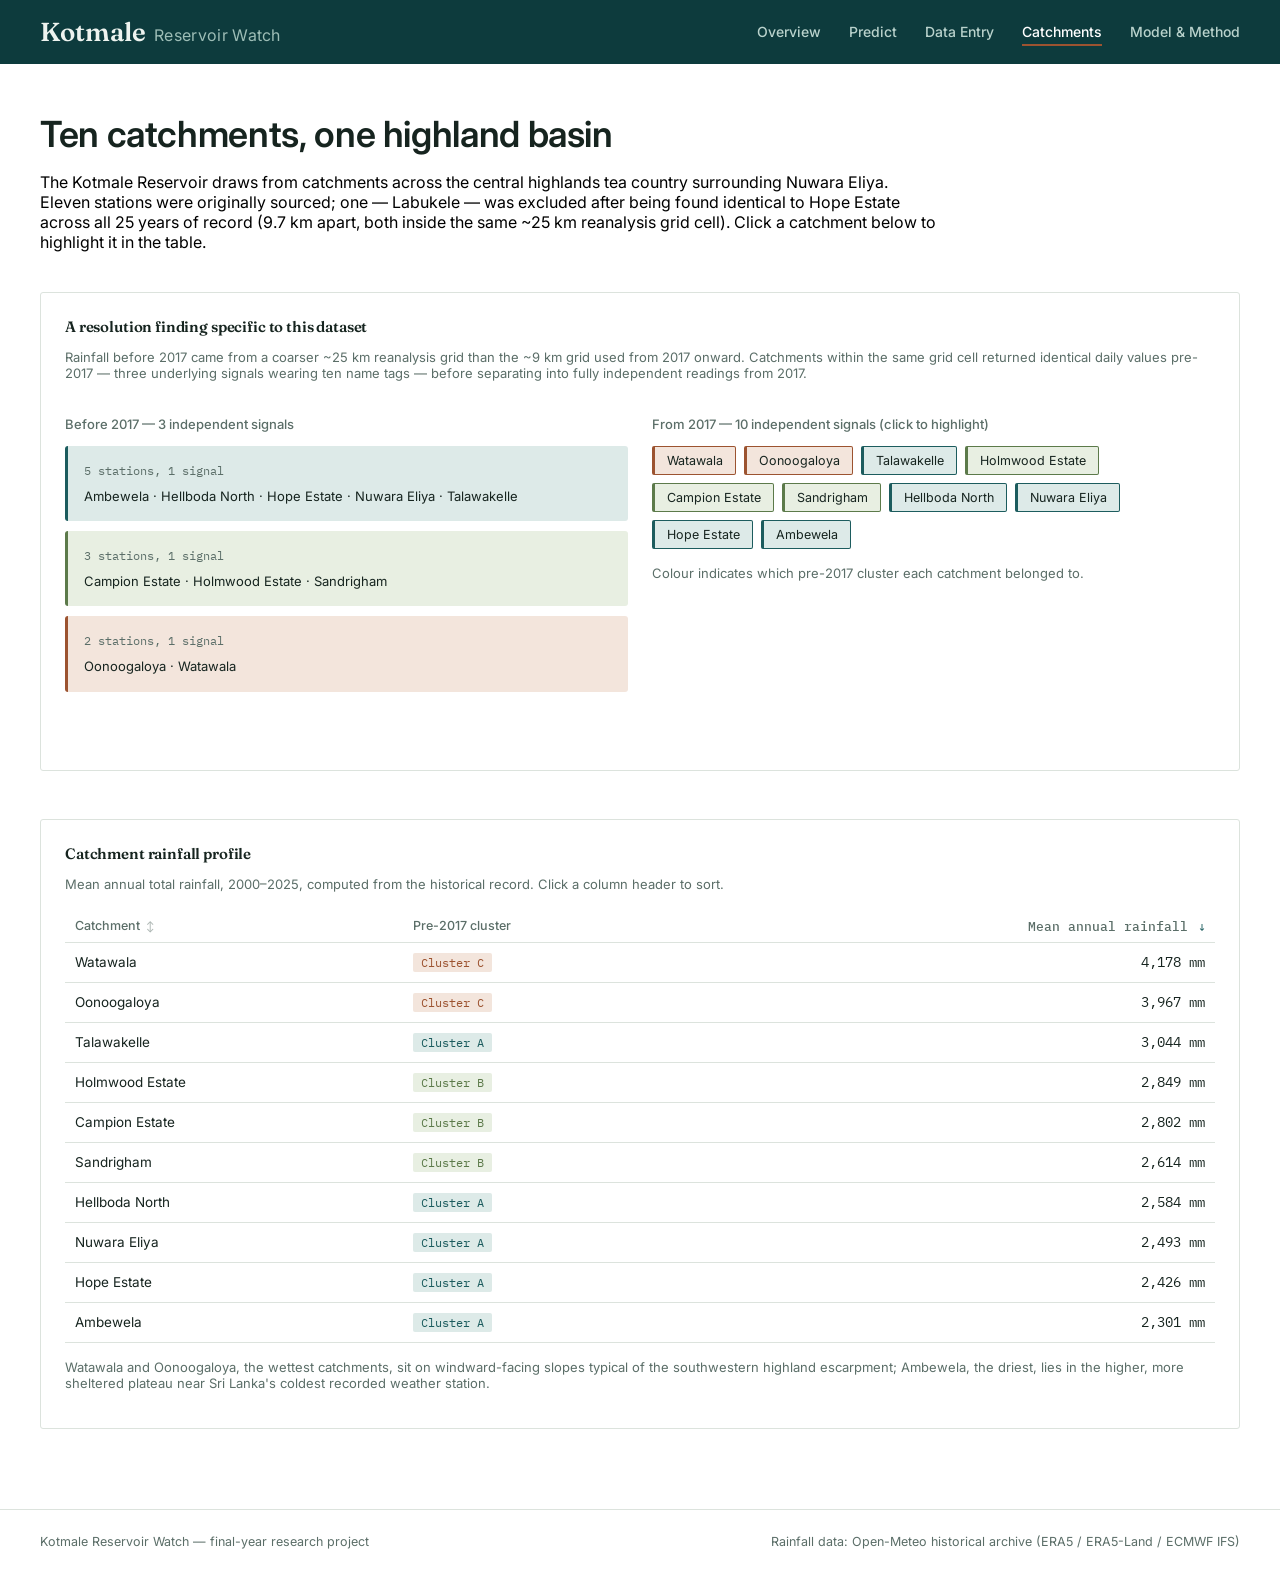
<file: static/catchments.html>
<!DOCTYPE html>
<html lang="en">
<head>
<meta charset="UTF-8">
<meta name="viewport" content="width=device-width, initial-scale=1.0">
<title>Kotmale Reservoir Watch — Catchments</title>
<link rel="stylesheet" href="styles.css?v=2">
<style>
  .cluster-wrap { display: grid; grid-template-columns: 1fr 1fr; gap: 24px; margin-bottom: 44px; }
  @media (max-width: 780px) { .cluster-wrap { grid-template-columns: 1fr; } }
  .cluster-col h4 { font-size: 13px; color: var(--muted); font-weight: 500; margin-bottom: 14px; }
  .cluster-box { border-radius: 3px; padding: 14px 16px; margin-bottom: 10px; border-left: 3px solid; }
  .cluster-box .members { font-size: 13px; margin-top: 6px; line-height: 1.7; }
  .cluster-box .count { font-family: 'IBM Plex Mono', monospace; font-size: 12px; color: var(--muted); }
  .cA { background: var(--teal-pale); border-color: var(--teal); }
  .cB { background: var(--moss-light); border-color: var(--moss); }
  .cC { background: var(--clay-light); border-color: var(--clay); }
  .chip-grid { display: flex; flex-wrap: wrap; gap: 8px; }
  .chip.cA { border-left-color: var(--teal); }
  .chip.cB { border-left-color: var(--moss); }
  .chip.cC { border-left-color: var(--clay); }
  .chip.selected.cA, .chip.selected.cB, .chip.selected.cC { background: var(--teal-deep); border-left-color: var(--teal-deep); }
  .note-inline { font-size: 13px; color: var(--muted); margin-top: 16px; }
</style>
</head>
<body>

<nav class="topnav">
  <div class="wordmark">Kotmale <span>Reservoir Watch</span></div>
  <div class="navlinks">
    <a href="index.html">Overview</a>
    <a href="predict.html">Predict</a>
    <a href="entry.html">Data Entry</a>
    <a href="catchments.html" class="active">Catchments</a>
    <a href="model.html">Model &amp; Method</a>
  </div>
</nav>

<main class="wrap">
  <div class="page-title serif">Ten catchments, one highland basin</div>
  <p class="page-sub">
    The Kotmale Reservoir draws from catchments across the central highlands tea country
    surrounding Nuwara Eliya. Eleven stations were originally sourced; one — Labukele — was
    excluded after being found identical to Hope Estate across all 25 years of record
    (9.7 km apart, both inside the same ~25 km reanalysis grid cell). Click a catchment below
    to highlight it in the table.
  </p>

  <div class="panel" style="margin-bottom:48px;">
    <h3>A resolution finding specific to this dataset</h3>
    <p class="sub">
      Rainfall before 2017 came from a coarser ~25 km reanalysis grid than the ~9 km grid used
      from 2017 onward. Catchments within the same grid cell returned identical daily values
      pre-2017 — three underlying signals wearing ten name tags — before separating into fully
      independent readings from 2017.
    </p>
    <div class="cluster-wrap">
      <div class="cluster-col">
        <h4>Before 2017 — 3 independent signals</h4>
        <div class="cluster-box cA"><span class="count">5 stations, 1 signal</span>
          <div class="members">Ambewela · Hellboda North · Hope Estate · Nuwara Eliya · Talawakelle</div></div>
        <div class="cluster-box cB"><span class="count">3 stations, 1 signal</span>
          <div class="members">Campion Estate · Holmwood Estate · Sandrigham</div></div>
        <div class="cluster-box cC"><span class="count">2 stations, 1 signal</span>
          <div class="members">Oonoogaloya · Watawala</div></div>
      </div>
      <div class="cluster-col">
        <h4>From 2017 — 10 independent signals (click to highlight)</h4>
        <div class="chip-grid" id="chipGrid"></div>
        <p class="note-inline">Colour indicates which pre-2017 cluster each catchment belonged to.</p>
      </div>
    </div>
  </div>

  <div class="panel">
    <h3>Catchment rainfall profile</h3>
    <p class="sub">Mean annual total rainfall, 2000–2025, computed from the historical record. Click a column header to sort.</p>
    <table class="data-table" id="catchTable">
      <thead>
        <tr>
          <th class="sortable" data-key="name" data-type="text">Catchment <span class="arrow">↕</span></th>
          <th data-key="cluster">Pre-2017 cluster</th>
          <th class="sortable num" data-key="rainfall" data-type="num">Mean annual rainfall <span class="arrow">↕</span></th>
        </tr>
      </thead>
      <tbody id="catchTbody"></tbody>
    </table>
    <p class="note-inline">
      Watawala and Oonoogaloya, the wettest catchments, sit on windward-facing slopes typical of
      the southwestern highland escarpment; Ambewela, the driest, lies in the higher, more
      sheltered plateau near Sri Lanka's coldest recorded weather station.
    </p>
  </div>
</main>

<footer class="site">
  <span>Kotmale Reservoir Watch — final-year research project</span>
  <span>Rainfall data: Open-Meteo historical archive (ERA5 / ERA5-Land / ECMWF IFS)</span>
</footer>

<script src="common.js?v=2"></script>
<script>
const DATA = [
  { name: "Watawala", cluster: "C", rainfall: 4178 },
  { name: "Oonoogaloya", cluster: "C", rainfall: 3967 },
  { name: "Talawakelle", cluster: "A", rainfall: 3044 },
  { name: "Holmwood Estate", cluster: "B", rainfall: 2849 },
  { name: "Campion Estate", cluster: "B", rainfall: 2802 },
  { name: "Sandrigham", cluster: "B", rainfall: 2614 },
  { name: "Hellboda North", cluster: "A", rainfall: 2584 },
  { name: "Nuwara Eliya", cluster: "A", rainfall: 2493 },
  { name: "Hope Estate", cluster: "A", rainfall: 2426 },
  { name: "Ambewela", cluster: "A", rainfall: 2301 },
];
const CLUSTER_LABEL = { A: "Cluster A", B: "Cluster B", C: "Cluster C" };
const CLUSTER_STYLE = {
  A: "background:var(--teal-pale);color:var(--teal);",
  B: "background:var(--moss-light);color:var(--moss);",
  C: "background:var(--clay-light);color:var(--clay);",
};

const chipGrid = document.getElementById("chipGrid");
DATA.forEach(d => {
  const chip = document.createElement("span");
  chip.className = `chip c${d.cluster}`;
  chip.textContent = d.name;
  chip.dataset.name = d.name;
  chip.addEventListener("click", () => toggleHighlight(d.name));
  chipGrid.appendChild(chip);
});

let sortState = { key: "rainfall", dir: "desc" };
let selectedName = null;

function renderTable() {
  const sorted = [...DATA].sort((a, b) => {
    const dir = sortState.dir === "asc" ? 1 : -1;
    if (sortState.key === "name") return a.name.localeCompare(b.name) * dir;
    return (a.rainfall - b.rainfall) * dir;
  });
  const tbody = document.getElementById("catchTbody");
  tbody.innerHTML = sorted.map(d => `
    <tr data-name="${d.name}" class="${d.name === selectedName ? 'highlighted' : ''}">
      <td>${d.name}</td>
      <td><span class="tag" style="${CLUSTER_STYLE[d.cluster]}">${CLUSTER_LABEL[d.cluster]}</span></td>
      <td class="num">${d.rainfall.toLocaleString()} mm</td>
    </tr>
  `).join("");

  document.querySelectorAll("#catchTable th.sortable").forEach(th => {
    th.classList.toggle("sorted", th.dataset.key === sortState.key);
    th.querySelector(".arrow").textContent = th.dataset.key === sortState.key ? (sortState.dir === "asc" ? "↑" : "↓") : "↕";
  });
}

function toggleHighlight(name) {
  selectedName = (selectedName === name) ? null : name;
  document.querySelectorAll(".chip").forEach(c => c.classList.toggle("selected", c.dataset.name === selectedName));
  renderTable();
  if (selectedName) {
    const row = document.querySelector(`#catchTbody tr[data-name="${selectedName}"]`);
    if (row) row.scrollIntoView({ behavior: "smooth", block: "nearest" });
  }
}

document.querySelectorAll("#catchTable th.sortable").forEach(th => {
  th.addEventListener("click", () => {
    if (sortState.key === th.dataset.key) {
      sortState.dir = sortState.dir === "asc" ? "desc" : "asc";
    } else {
      sortState = { key: th.dataset.key, dir: "desc" };
    }
    renderTable();
  });
});

document.getElementById("catchTbody").addEventListener("click", (e) => {
  const row = e.target.closest("tr");
  if (row) toggleHighlight(row.dataset.name);
});

renderTable();
</script>

</body>
</html>
</file>
<file: static/styles.css>
@import url('https://fonts.googleapis.com/css2?family=Fraunces:opsz,wght@9..144,500;9..144,600;9..144,700&family=Inter:wght@400;500;600;700&family=IBM+Plex+Mono:wght@500;600&display=swap');

:root {
  --ink: #16241F;
  --teal-deep: #0D3B3D;
  --teal: #1C5C5E;
  --teal-pale: #DDEAE8;
  --moss: #5C7A4A;
  --moss-light: #E8EFE2;
  --mist: #FFFFFF;
  --clay: #9C5330;
  --clay-light: #F3E5DC;
  --line: #DCE3DD;
  --muted: #5B6E68;
  --panel: #FFFFFF;

  /* Single horizontal gutter for the whole site. The content area is full-width,
     so nav, banner, main and footer all align to this one value. */
  --gutter: 40px;
  /* Readable line length for running prose inside the full-width layout. */
  --prose: 900px;
  --container-max: 1350px;
}

@media (max-width: 860px) { :root { --gutter: 20px; } }
@media (min-width: 1600px) { :root { --gutter: 56px; } }
@media (min-width: 2100px) { :root { --gutter: 72px; } }

* { box-sizing: border-box; }
html { scroll-behavior: smooth; scroll-padding-top: 80px; }

body {
  margin: 0;
  font-family: 'Inter', system-ui, sans-serif;
  background: var(--mist);
  color: var(--ink);
  font-size: 15px;
}

h1, h2, h3, .serif { font-family: 'Fraunces', Georgia, serif; font-weight: 600; letter-spacing: -0.01em; margin: 0; }
.mono { font-family: 'IBM Plex Mono', monospace; }
a { color: inherit; }

/* ---------------- NAV ---------------- */
nav.topnav {
  background: var(--teal-deep); padding: 0 var(--gutter); display: flex;
  align-items: center; justify-content: space-between; height: 64px;
  position: sticky; top: 0; z-index: 100;
 
}
nav.topnav .wordmark {
  color: #EDF3EF; font-family: 'Fraunces', serif; font-weight: 600; font-size: 26px !important;
  display: flex; align-items: baseline; gap: 8px;
}
nav.topnav .wordmark span { font-family: 'Inter', sans-serif; font-weight: 400; font-size: 16px; color: #9DBDB6; letter-spacing: 0.02em; }
nav.topnav .navlinks { display: flex; gap: 28px; }
nav.topnav .navlinks a {
  color: #B9D2CC; text-decoration: none; font-size: 14px; font-weight: 500;
  padding: 4px 0; border-bottom: 2px solid transparent;
}
nav.topnav .navlinks a:hover { color: #fff; }
nav.topnav .navlinks a.active { color: #fff; border-bottom: 2px solid var(--clay); }
@media (max-width: 720px) {
  nav.topnav { flex-direction: column; height: auto; padding: 16px var(--gutter); gap: 10px; align-items: flex-start; }
  nav.topnav .navlinks { gap: 18px; flex-wrap: wrap; }
}

/* ---------------- LAYOUT ---------------- */
main.wrap { width: 100%; max-width: var(--container-max); margin: 0 auto; padding: 48px var(--gutter) 80px; }
@media (max-width: 860px) { main.wrap { padding: 32px var(--gutter) 60px; } }
.page-title { font-size: 36px; margin-bottom: 8px; font-family: 'Inter', system-ui, sans-serif; }
.page-sub { color: #000000; font-size: 16px; max-width: var(--prose); margin-bottom: 40px; font-family: 'Inter', system-ui, sans-serif; }

/* ---------------- PANELS ---------------- */
.panel { background: var(--panel); border: 1px solid var(--line); border-radius: 3px; padding: 24px; }
.panel h3 { font-size: 15px; margin-bottom: 4px; }
.panel .sub { font-size: 13px; color: var(--muted); margin-bottom: 18px; }

.stat-row { display: flex; gap: 40px; flex-wrap: wrap; }
.stat { display: flex; flex-direction: column; gap: 2px; }
.stat .num { font-family: 'IBM Plex Mono', monospace; font-size: 22px; font-weight: 600; color: var(--teal-deep); }
.stat .lbl { font-size: 12.5px; color: var(--muted); }

.welcome-tag {
  font-family: 'Inter', system-ui, sans-serif;
  font-size: 36px;
  font-weight: 600;
  text-transform: uppercase;
  letter-spacing: 0.14em;         
  color: #8FD4CC;               
  margin-bottom: 8px;
  display: inline-block;
  text-shadow: 0 1px 10px rgba(0, 0, 0, 0.5);
}

@media (max-width: 600px) {
  .welcome-text {
    font-size: 20px;
    gap: 10px;
  }
}

.project-title {
  font-family: 'Inter', system-ui, sans-serif;
  font-size: 75px;             
  font-weight: 700;
  color: #FFFFFF;
  letter-spacing: -0.02em;
  line-height: 1.1;
  margin-bottom: 14px;
  text-shadow: 0 2px 18px rgba(4, 20, 22, 0.7); 
}


.hero h1 {
  font-size: 36px !important;    
  font-weight: 500 !important;
  color: #CBE5DE !important;
  line-height: 1.3 !important;
  margin-bottom: 20px !important;
  font-family: 'Inter', system-ui, sans-serif !important;
}

@media (max-width: 768px) {
  .project-title {
    font-size: 38px;
  }
  .hero h1 {
    font-size: 22px !important;
  }
}

/* 1. Transparent Title & Subtitle කොටස මැදට ගැනීම */
.trend-title-block {
  text-align: center;
  margin: 40px auto 18px auto;
  max-width: 950px;
}

.trend-title-block h3 {
  font-family: 'Inter', system-ui, sans-serif;
  font-size: 36px;
  font-weight: 600;
  color: #FFFFFF;
  margin-bottom: 6px;
  text-shadow: 0 2px 12px rgba(0, 0, 0, 0.6);
}

.trend-title-block .sub {
  font-size: 16px;
  color: #C2D6D1;
  margin: 0;
  text-shadow: 0 1px 8px rgba(0, 0, 0, 0.5);
}

/* 2. Chart එක සහිත Panel එක මැදට ගැනීම සහ සුදු පසුබිම ලබා දීම */
.panel.trend-chart-panel {
  background: #FFFFFF !important; /* සුදු පැහැති පැහැදිලි පසුබිම */
  max-width: 950px;
  margin: 0 auto 50px auto;
  padding: 24px;
  border-radius: 4px;
  border: 1px solid var(--line);
  box-shadow: 0 10px 28px rgba(5, 24, 26, 0.25);
  width: 100%;
}

/* ---------------- BUTTONS / FORMS ---------------- */
button.primary {
  background: var(--teal-deep); color: #fff; border: none; border-radius: 3px;
  padding: 12px 20px; font-size: 14px; font-weight: 600; font-family: inherit; cursor: pointer;
  transition: background 0.15s ease;
}
button.primary:hover { background: var(--teal); }
button.primary:disabled { background: #9FAEA9; cursor: default; }

.field { display: flex; flex-direction: column; gap: 5px; }
.field label { font-size: 12.5px; color: var(--muted); }
.field input {
  border: 1px solid var(--line); border-radius: 3px; padding: 9px 10px; font-size: 14px;
  font-family: 'IBM Plex Mono', monospace; color: var(--ink); background: #FCFDFC;
  transition: border-color 0.15s ease, background 0.3s ease;
}
.field input:focus { outline: 2px solid var(--teal); outline-offset: 1px; border-color: var(--teal); }
.field input.preset-filled { background: var(--teal-pale); }

/* ---------------- PRESET BUTTONS ---------------- */
.preset-row { display: flex; gap: 10px; flex-wrap: wrap; margin-bottom: 20px; }
.preset-btn {
  background: #fff; border: 1px solid var(--line); border-radius: 20px; padding: 7px 16px;
  font-family: 'Inter', sans-serif; font-size: 12.5px; font-weight: 500; color: var(--teal-deep);
  cursor: pointer; transition: all 0.15s ease;
}
.preset-btn:hover { border-color: var(--teal); background: var(--teal-pale); }
.preset-btn.active { background: var(--teal-deep); color: #fff; border-color: var(--teal-deep); }
.preset-btn.extreme:hover, .preset-btn.extreme.active { background: var(--clay); border-color: var(--clay); }

/* ---------------- TABLE ---------------- */
table.data-table { width: 100%; border-collapse: collapse; font-size: 13.5px; }
table.data-table th {
  text-align: left; font-weight: 500; color: var(--muted); font-size: 12.5px;
  padding: 8px 10px; border-bottom: 1px solid var(--line);
}
table.data-table th.sortable { cursor: pointer; user-select: none; }
table.data-table th.sortable:hover { color: var(--teal-deep); }
table.data-table th.sortable .arrow { font-size: 10px; margin-left: 3px; opacity: 0.5; }
table.data-table th.sortable.sorted .arrow { opacity: 1; color: var(--teal); }
table.data-table td { padding: 10px 10px; border-bottom: 1px solid var(--line); transition: background 0.2s ease; }
table.data-table td.num, table.data-table th.num { font-family: 'IBM Plex Mono', monospace; text-align: right; }
table.data-table tr.highlighted td { background: var(--teal-pale); }

/* ---------------- MISC ---------------- */
.callout {
  border-left: 3px solid var(--clay); background: var(--clay-light); padding: 16px 20px;
  border-radius: 0 3px 3px 0; font-size: 14px; color: #6B3A1F;
}
.callout strong { color: #55290F; }
.tag { display: inline-block; font-size: 11.5px; font-family: 'IBM Plex Mono', monospace; padding: 2px 8px; border-radius: 2px; background: var(--moss-light); color: var(--moss); }
.chip { font-size: 12.5px; padding: 6px 12px; border-radius: 2px; border: 1px solid var(--line); border-left-width: 3px; background: #fff; cursor: pointer; transition: all 0.15s ease; }
.chip:hover { transform: translateY(-1px); box-shadow: 0 2px 4px rgba(0,0,0,0.06); }
.chip.selected { background: var(--teal-deep); color: #fff; }

footer.site { border-top: 1px solid var(--line); padding: 24px var(--gutter); font-size: 12.5px; color: var(--muted); display: flex; justify-content: space-between; flex-wrap: wrap; gap: 8px; }

/* ---------------- TOGGLE (segmented control) ---------------- */
.segmented { display: inline-flex; border: 1px solid var(--line); border-radius: 20px; padding: 3px; background: #fff; }
.segmented button {
  border: none; background: transparent; padding: 7px 16px; font-family: 'Inter', sans-serif;
  font-size: 12.5px; font-weight: 500; color: var(--muted); cursor: pointer; border-radius: 16px;
  transition: all 0.2s ease;
}
.segmented button.active { background: var(--teal-deep); color: #fff; }

/* ---------------- ANIMATIONS ---------------- */
@keyframes pulse {
  0% { opacity: 1; transform: scale(1); }
  50% { opacity: 0.4; transform: scale(1.4); }
  100% { opacity: 1; transform: scale(1); }
}
.live-dot {
  display: inline-block; width: 12px; height: 12px; border-radius: 50%;
  background: #6FCF97; margin-right: 6px; animation: pulse 2.2s ease-in-out infinite;
}

@keyframes revealIn {
  from { opacity: 0; transform: translateY(8px) scale(0.98); }
  to { opacity: 1; transform: translateY(0) scale(1); }
}
.reveal-in { animation: revealIn 0.45s cubic-bezier(.2,.7,.3,1); }

/* accuracy band */
.accuracy-band { margin-top: 14px; }
.accuracy-band .track { position: relative; height: 6px; background: var(--mist); border-radius: 3px; margin-top: 6px; }
.accuracy-band .range { position: absolute; top: 0; height: 100%; background: var(--teal-pale); border-radius: 3px; }
.accuracy-band .center-mark { position: absolute; top: -3px; width: 2px; height: 12px; background: var(--teal-deep); }
.accuracy-band .lbl { font-size: 11.5px; color: var(--muted); display: flex; justify-content: space-between; margin-top: 4px; font-family: 'IBM Plex Mono', monospace; }

/* ---------------- STATUS BANNER ---------------- */
.banner {
  display: flex; align-items: center; justify-content: space-between; gap: 16px;
  padding: 12px var(--gutter); font-size: 13.5px; border-bottom: 1px solid var(--line);
}
@media (max-width: 720px) { .banner { padding: 12px var(--gutter); flex-direction: column; align-items: flex-start; } }
.banner-ok { background: var(--moss-light); color: #3E5B2E; }
.banner-warn { background: var(--clay-light); color: #6B3A1F; }
.banner-error { background: #FBEAEA; color: #8A2E2E; }
.banner-text strong { font-weight: 600; }
.banner-extra { font-size: 12.5px; margin-top: 3px; opacity: 0.9; }
.banner-link {
  font-weight: 600; text-decoration: none; white-space: nowrap; padding: 6px 14px;
  border: 1px solid currentColor; border-radius: 3px; font-size: 13px;
}
.banner-link:hover { background: rgba(0,0,0,0.05); }

/* ---------------- MESSAGE BOXES ---------------- */
.warning-box { margin-top: 16px; background: var(--clay-light); border: 1px solid #E3C6A6; border-radius: 3px; padding: 12px 14px; font-size: 13px; color: #6B3A1F; }
.error-box { margin-top: 16px; background: #FBEAEA; border: 1px solid #E3B0B0; border-radius: 3px; padding: 12px 14px; font-size: 13px; color: #8A2E2E; }
.success-box { margin-top: 16px; background: var(--moss-light); border: 1px solid #C5D6B8; border-radius: 3px; padding: 12px 14px; font-size: 13px; color: #3E5B2E; }
.info-note { font-size: 12.5px; color: var(--muted); margin-top: 8px; }
.hidden { display: none !important; }

/* ---------------- SECONDARY BUTTON / BADGES / MISC ---------------- */
button.secondary {
  background: #fff; color: var(--teal-deep); border: 1px solid var(--line); border-radius: 3px;
  padding: 9px 14px; font-size: 13px; font-weight: 600; font-family: inherit; cursor: pointer;
  transition: all 0.15s ease;
}
button.secondary:hover { border-color: var(--teal); background: var(--teal-pale); }
button.secondary:disabled { color: #9FAEA9; cursor: default; background: #fff; border-color: var(--line); }
.badge { display: inline-block; font-size: 11.5px; font-family: 'IBM Plex Mono', monospace; padding: 2px 8px; border-radius: 2px; }
.badge-historical_import { background: var(--mist); color: var(--muted); }
.badge-manual { background: var(--teal-pale); color: var(--teal); }
.badge-open_meteo { background: var(--moss-light); color: var(--moss); }
.badge-predicted_chain { background: var(--clay-light); color: var(--clay); }
.section-row { display: flex; align-items: center; justify-content: space-between; margin: 22px 0 10px 0; gap: 12px; flex-wrap: wrap; }
.section-row h4 { font-size: 13px; color: var(--muted); font-weight: 500; margin: 0; }
.link-btn { background: none; border: none; color: var(--teal); font-size: 12.5px; cursor: pointer; text-decoration: underline; font-family: inherit; padding: 0; }
.link-btn:hover { color: var(--clay); }
</file>
